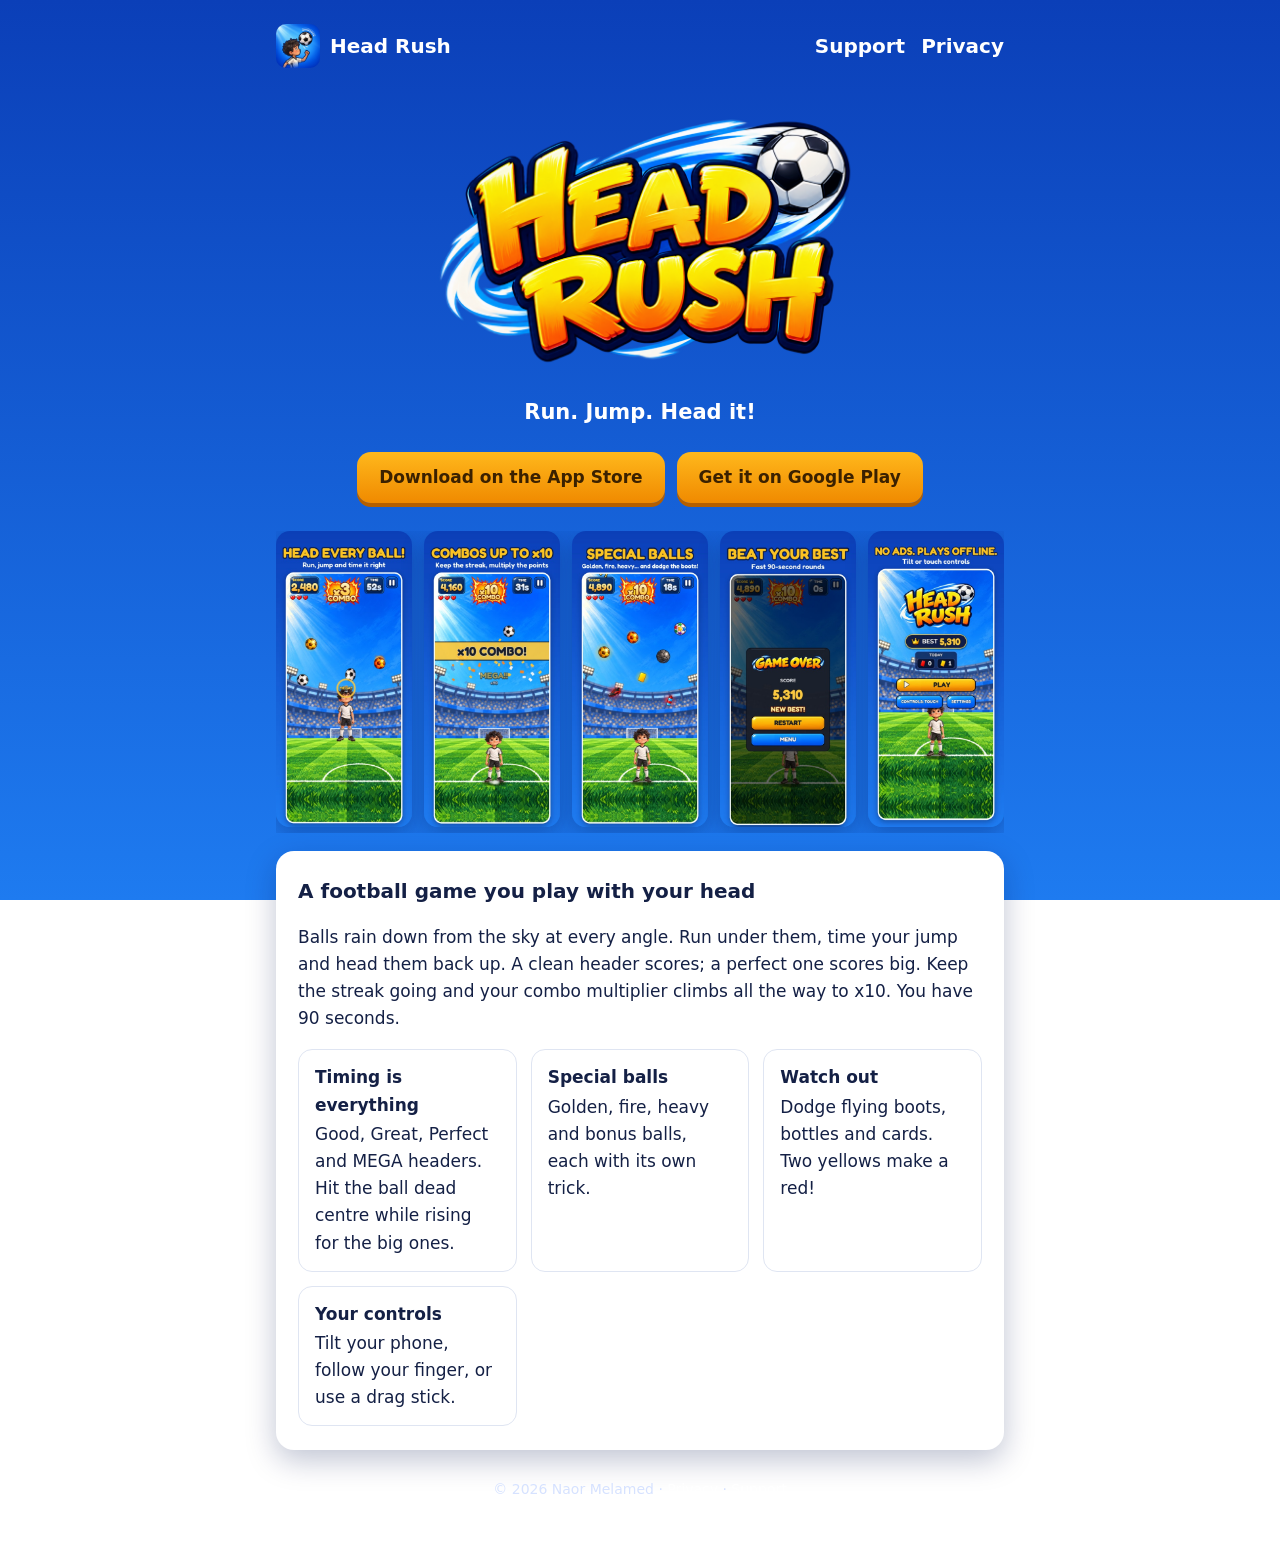
<file: index.html>
<!doctype html>
<html lang="en">
<head>
<meta charset="utf-8">
<meta name="viewport" content="width=device-width, initial-scale=1">
<link rel="icon" href="img/favicon.png">
<link rel="apple-touch-icon" href="img/apple-touch-icon.png">
<link rel="stylesheet" href="style.css">
<title>Head Rush: Football Headers</title>
<meta name="description" content="Head Rush is a fast arcade football game: run, jump and head every ball that drops from the sky. 90-second rounds, big combos, no ads.">
<meta property="og:title" content="Head Rush: Football Headers">
<meta property="og:description" content="Run, jump and head every ball. 90-second rounds, huge combos.">
<meta property="og:image" content="img/icon.png">
</head>
<body>
<div class="wrap">
<header class="top">
  <a href="./"><img src="img/icon.png" alt="">Head Rush</a>
  <nav><a href="support.html">Support</a><a href="privacy.html">Privacy</a></nav>
</header>
<section class="hero">
  <img class="logo" src="img/logo.png" alt="Head Rush">
  <p class="tag">Run. Jump. Head it!</p>
  <div class="badges">
    <a class="badge" href="https://apps.apple.com/app/id6821590743">Download on the App Store</a>
    <a class="badge" href="https://play.google.com/store/apps/details?id=com.naormelamed.headrush">Get it on Google Play</a>
  </div>
</section>
<section class="shots" aria-label="Screenshots">
  <img src="img/shots/01_gameplay.jpg" alt="Head every ball: the player heads a ball for a MEGA header" width="300" height="652" loading="lazy">
  <img src="img/shots/02_combo.jpg" alt="Combos up to x10" width="300" height="652" loading="lazy">
  <img src="img/shots/03_specials.jpg" alt="Special balls and hazards" width="300" height="652" loading="lazy">
  <img src="img/shots/04_game_over.jpg" alt="Beat your best: game over with a new best score" width="300" height="652" loading="lazy">
  <img src="img/shots/05_menu.jpg" alt="No ads, plays offline: the main menu" width="300" height="652" loading="lazy">
</section>
<section class="card">
  <h2>A football game you play with your head</h2>
  <p>Balls rain down from the sky at every angle. Run under them, time your jump and head them back up. A clean header scores; a perfect one scores big. Keep the streak going and your combo multiplier climbs all the way to x10. You have 90 seconds.</p>
  <div class="features">
    <div class="feature"><b>Timing is everything</b>Good, Great, Perfect and MEGA headers. Hit the ball dead centre while rising for the big ones.</div>
    <div class="feature"><b>Special balls</b>Golden, fire, heavy and bonus balls, each with its own trick.</div>
    <div class="feature"><b>Watch out</b>Dodge flying boots, bottles and cards. Two yellows make a red!</div>
    <div class="feature"><b>Your controls</b>Tilt your phone, follow your finger, or use a drag stick.</div>
  </div>
</section>
<footer>© 2026 Naor Melamed · <a href="privacy.html">Privacy</a> · <a href="support.html">Support</a></footer>
</div>
</body>
</html>
</file>
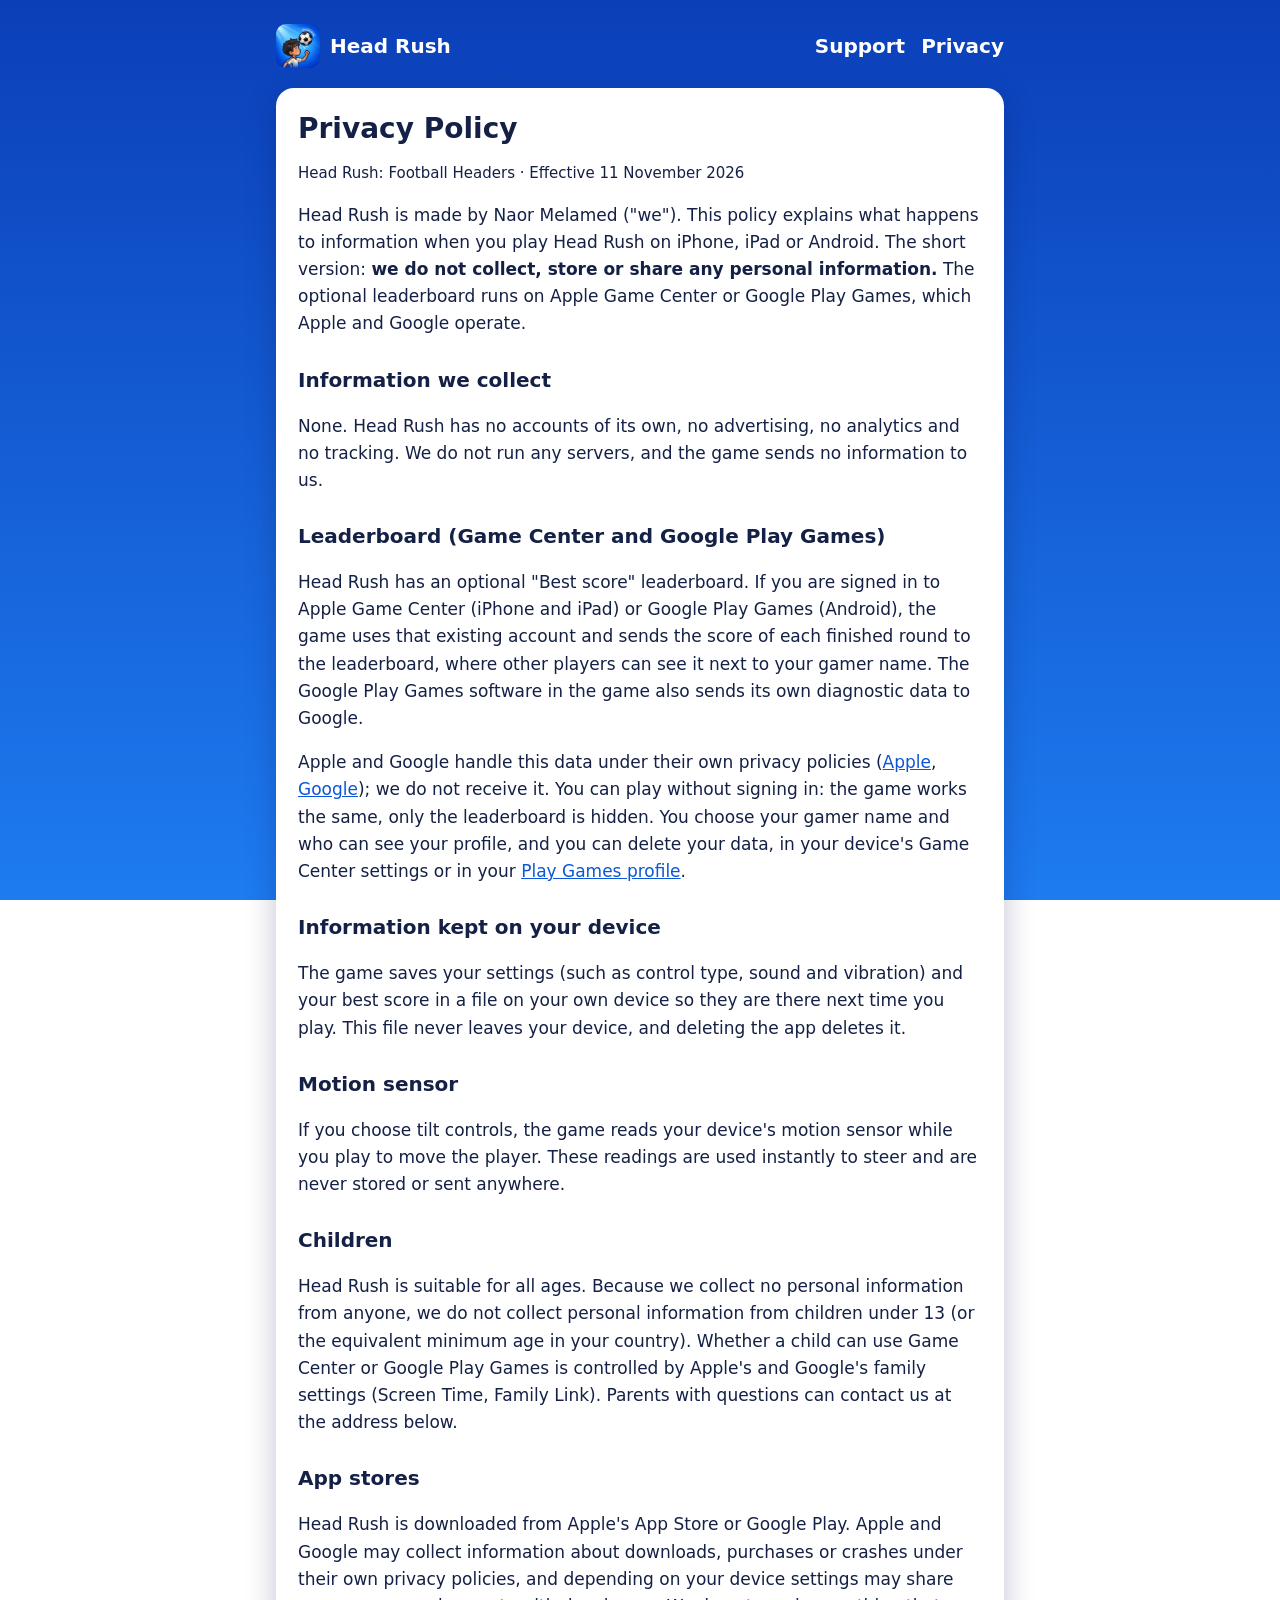
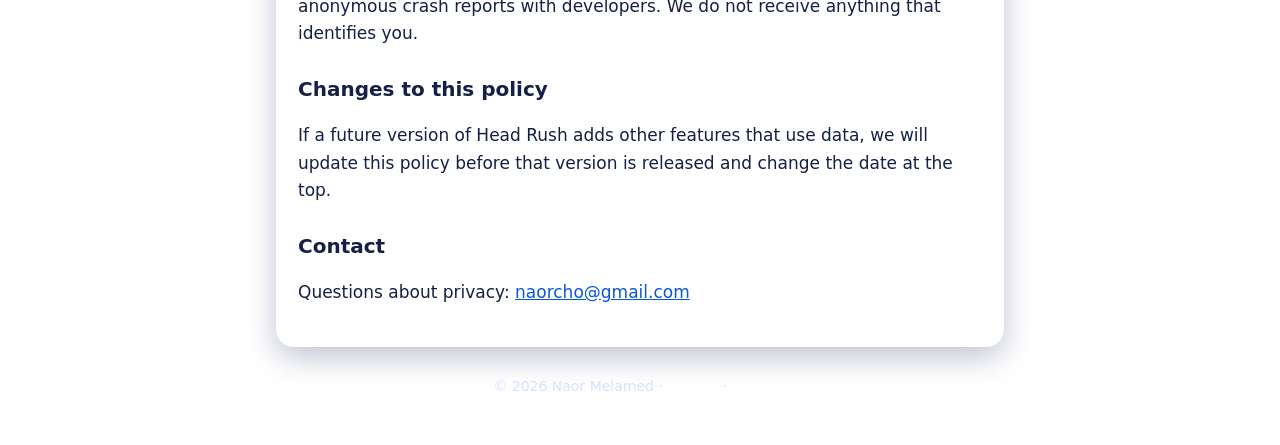
<file: privacy.html>
<!doctype html>
<html lang="en">
<head>
<meta charset="utf-8">
<meta name="viewport" content="width=device-width, initial-scale=1">
<link rel="icon" href="img/favicon.png">
<link rel="apple-touch-icon" href="img/apple-touch-icon.png">
<link rel="stylesheet" href="style.css">
<title>Head Rush Privacy Policy</title>
<meta name="description" content="Privacy policy for Head Rush: Football Headers. The game collects no personal data.">
</head>
<body>
<div class="wrap">
<header class="top">
  <a href="./"><img src="img/icon.png" alt="">Head Rush</a>
  <nav><a href="support.html">Support</a><a href="privacy.html">Privacy</a></nav>
</header>
<section class="card">
  <h1>Privacy Policy</h1>
  <p class="muted">Head Rush: Football Headers · Effective 11 November 2026</p>

  <p>Head Rush is made by Naor Melamed ("we"). This policy explains what happens to information when you play Head Rush on iPhone, iPad or Android. The short version: <b>we do not collect, store or share any personal information.</b> The optional leaderboard runs on Apple Game Center or Google Play Games, which Apple and Google operate.</p>

  <h2>Information we collect</h2>
  <p>None. Head Rush has no accounts of its own, no advertising, no analytics and no tracking. We do not run any servers, and the game sends no information to us.</p>

  <h2>Leaderboard (Game Center and Google Play Games)</h2>
  <p>Head Rush has an optional "Best score" leaderboard. If you are signed in to Apple Game Center (iPhone and iPad) or Google Play Games (Android), the game uses that existing account and sends the score of each finished round to the leaderboard, where other players can see it next to your gamer name. The Google Play Games software in the game also sends its own diagnostic data to Google.</p>
  <p>Apple and Google handle this data under their own privacy policies (<a href="https://www.apple.com/legal/privacy/">Apple</a>, <a href="https://policies.google.com/privacy">Google</a>); we do not receive it. You can play without signing in: the game works the same, only the leaderboard is hidden. You choose your gamer name and who can see your profile, and you can delete your data, in your device's Game Center settings or in your <a href="https://play.google.com/games/profile">Play Games profile</a>.</p>

  <h2>Information kept on your device</h2>
  <p>The game saves your settings (such as control type, sound and vibration) and your best score in a file on your own device so they are there next time you play. This file never leaves your device, and deleting the app deletes it.</p>

  <h2>Motion sensor</h2>
  <p>If you choose tilt controls, the game reads your device's motion sensor while you play to move the player. These readings are used instantly to steer and are never stored or sent anywhere.</p>

  <h2>Children</h2>
  <p>Head Rush is suitable for all ages. Because we collect no personal information from anyone, we do not collect personal information from children under 13 (or the equivalent minimum age in your country). Whether a child can use Game Center or Google Play Games is controlled by Apple's and Google's family settings (Screen Time, Family Link). Parents with questions can contact us at the address below.</p>

  <h2>App stores</h2>
  <p>Head Rush is downloaded from Apple's App Store or Google Play. Apple and Google may collect information about downloads, purchases or crashes under their own privacy policies, and depending on your device settings may share anonymous crash reports with developers. We do not receive anything that identifies you.</p>

  <h2>Changes to this policy</h2>
  <p>If a future version of Head Rush adds other features that use data, we will update this policy before that version is released and change the date at the top.</p>

  <h2>Contact</h2>
  <p>Questions about privacy: <a href="mailto:naorcho@gmail.com?subject=Head%20Rush%20privacy">naorcho@gmail.com</a></p>
</section>
<footer>© 2026 Naor Melamed · <a href="privacy.html">Privacy</a> · <a href="support.html">Support</a></footer>
</div>
</body>
</html>
</file>
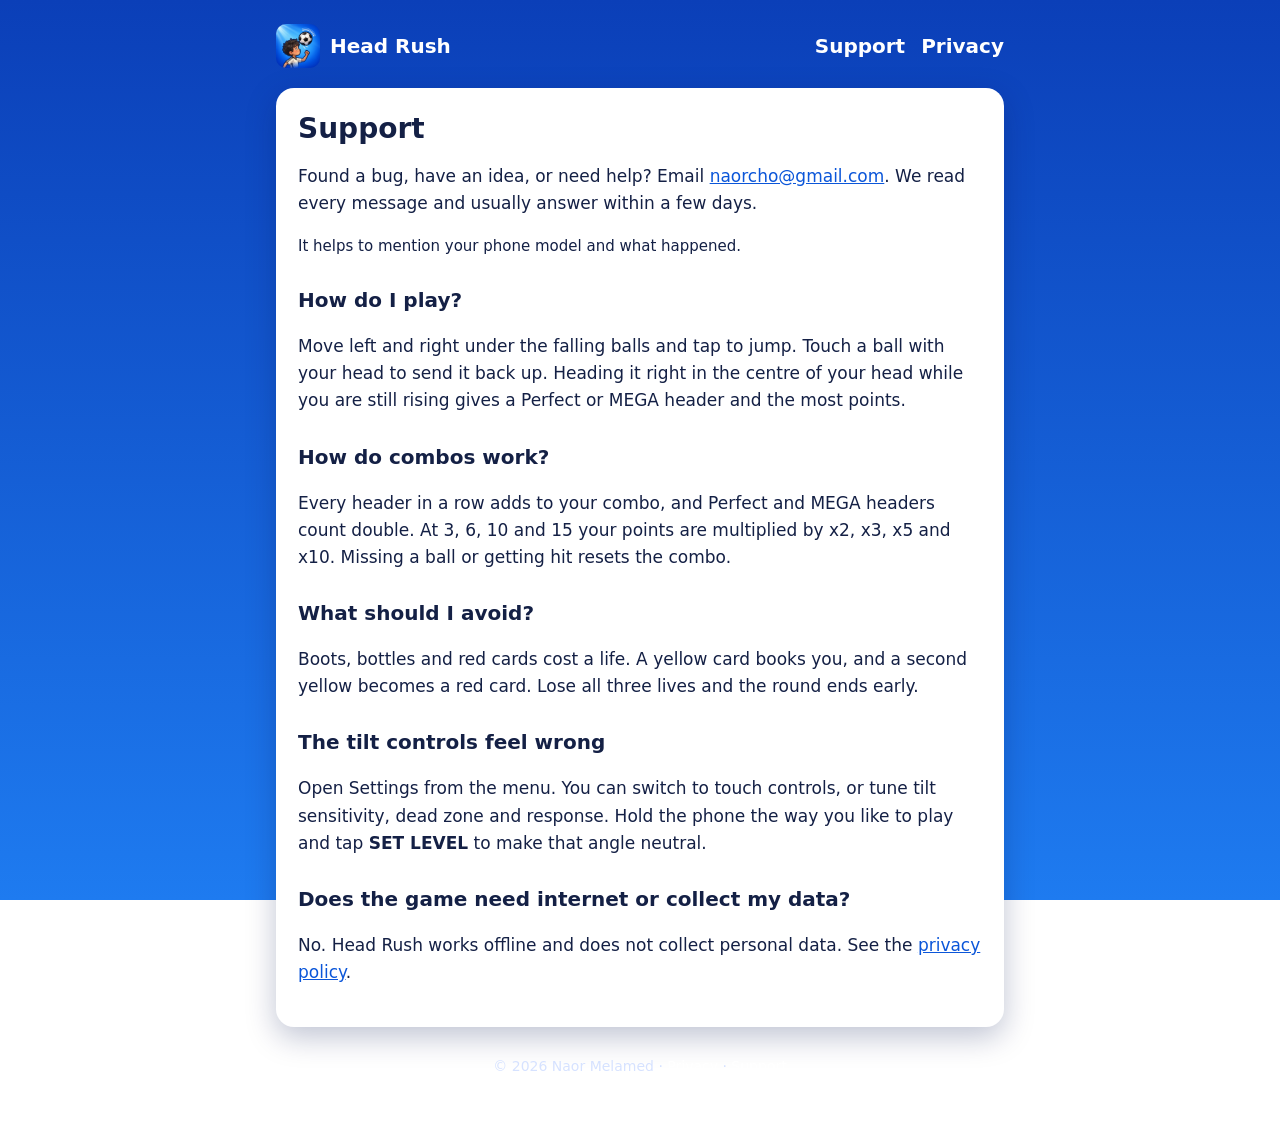
<file: support.html>
<!doctype html>
<html lang="en">
<head>
<meta charset="utf-8">
<meta name="viewport" content="width=device-width, initial-scale=1">
<link rel="icon" href="img/favicon.png">
<link rel="apple-touch-icon" href="img/apple-touch-icon.png">
<link rel="stylesheet" href="style.css">
<title>Head Rush Support</title>
<meta name="description" content="Help and contact for Head Rush: Football Headers.">
</head>
<body>
<div class="wrap">
<header class="top">
  <a href="./"><img src="img/icon.png" alt="">Head Rush</a>
  <nav><a href="support.html">Support</a><a href="privacy.html">Privacy</a></nav>
</header>
<section class="card">
  <h1>Support</h1>
  <p>Found a bug, have an idea, or need help? Email <a href="mailto:naorcho@gmail.com?subject=Head%20Rush">naorcho@gmail.com</a>. We read every message and usually answer within a few days.</p>
  <p class="muted">It helps to mention your phone model and what happened.</p>

  <h2>How do I play?</h2>
  <p>Move left and right under the falling balls and tap to jump. Touch a ball with your head to send it back up. Heading it right in the centre of your head while you are still rising gives a Perfect or MEGA header and the most points.</p>

  <h2>How do combos work?</h2>
  <p>Every header in a row adds to your combo, and Perfect and MEGA headers count double. At 3, 6, 10 and 15 your points are multiplied by x2, x3, x5 and x10. Missing a ball or getting hit resets the combo.</p>

  <h2>What should I avoid?</h2>
  <p>Boots, bottles and red cards cost a life. A yellow card books you, and a second yellow becomes a red card. Lose all three lives and the round ends early.</p>

  <h2>The tilt controls feel wrong</h2>
  <p>Open Settings from the menu. You can switch to touch controls, or tune tilt sensitivity, dead zone and response. Hold the phone the way you like to play and tap <b>SET LEVEL</b> to make that angle neutral.</p>

  <h2>Does the game need internet or collect my data?</h2>
  <p>No. Head Rush works offline and does not collect personal data. See the <a href="privacy.html">privacy policy</a>.</p>
</section>
<footer>© 2026 Naor Melamed · <a href="privacy.html">Privacy</a> · <a href="support.html">Support</a></footer>
</div>
</body>
</html>
</file>
<file: style.css>
:root {
  --sky-top: #0b3fb8;
  --sky-bottom: #1e7bf0;
  --card: #ffffff;
  --ink: #142045;
  --muted: #4d5a7c;
  --gold: #ffb81c;
  --gold-deep: #f08a00;
  --line: #dfe5f2;
}
* { box-sizing: border-box; }
html { -webkit-text-size-adjust: 100%; }
body {
  margin: 0;
  min-height: 100vh;
  font: 17px/1.6 system-ui, -apple-system, "Segoe UI", Roboto, sans-serif;
  color: var(--ink);
  background: linear-gradient(180deg, var(--sky-top), var(--sky-bottom)) fixed;
}
a { color: #0b56d9; }
.wrap { max-width: 760px; margin: 0 auto; padding: 24px 16px 48px; }
header.top { display: flex; align-items: center; gap: 12px; margin-bottom: 20px; }
header.top a { display: flex; align-items: center; gap: 10px; color: #fff; text-decoration: none; font-weight: 800; font-size: 20px; }
header.top img { width: 44px; height: 44px; border-radius: 10px; }
nav { margin-left: auto; display: flex; gap: 16px; }
nav a { color: #e3ecff; font-weight: 600; font-size: 15px; text-decoration: none; }
nav a:hover { color: #fff; text-decoration: underline; }
.hero { text-align: center; color: #fff; padding: 8px 0 28px; }
.hero .logo { width: min(440px, 90%); height: auto; }
.hero p.tag { font-size: 21px; font-weight: 600; margin: 8px 0 22px; }
.badges { display: flex; flex-wrap: wrap; justify-content: center; gap: 12px; }
.badge {
  display: inline-block; padding: 12px 22px; border-radius: 14px; font-weight: 800;
  color: #3b2100; text-decoration: none;
  background: linear-gradient(180deg, var(--gold), var(--gold-deep));
  box-shadow: 0 4px 0 #b55f00;
}
.shots { display: grid; grid-auto-flow: column; grid-auto-columns: calc((100% - 48px) / 5); gap: 12px; overflow-x: auto; scroll-snap-type: x mandatory; padding-bottom: 6px; }
.shots img { width: 100%; height: auto; border-radius: 14px; scroll-snap-align: start; box-shadow: 0 8px 22px rgba(0, 20, 80, .3); }
@media (max-width: 600px) { .shots { grid-auto-columns: 44%; } }
.card { background: var(--card); border-radius: 18px; padding: 24px 22px; margin-top: 18px; box-shadow: 0 10px 30px rgba(0, 20, 80, .25); }
.card h1 { font-size: 28px; line-height: 1.2; margin: 0 0 6px; }
.card h2 { font-size: 20px; margin: 26px 0 6px; }
.card h2:first-child { margin-top: 0; }
.card p, .card li { color: var(--ink); }
.muted { color: var(--muted); font-size: 15px; }
.features { display: grid; grid-template-columns: repeat(auto-fit, minmax(200px, 1fr)); gap: 14px; }
.feature { border: 1px solid var(--line); border-radius: 14px; padding: 14px 16px; }
.feature b { display: block; margin-bottom: 2px; }
footer { color: #d6e2ff; text-align: center; font-size: 14px; margin-top: 28px; }
footer a { color: #fff; }
</file>
